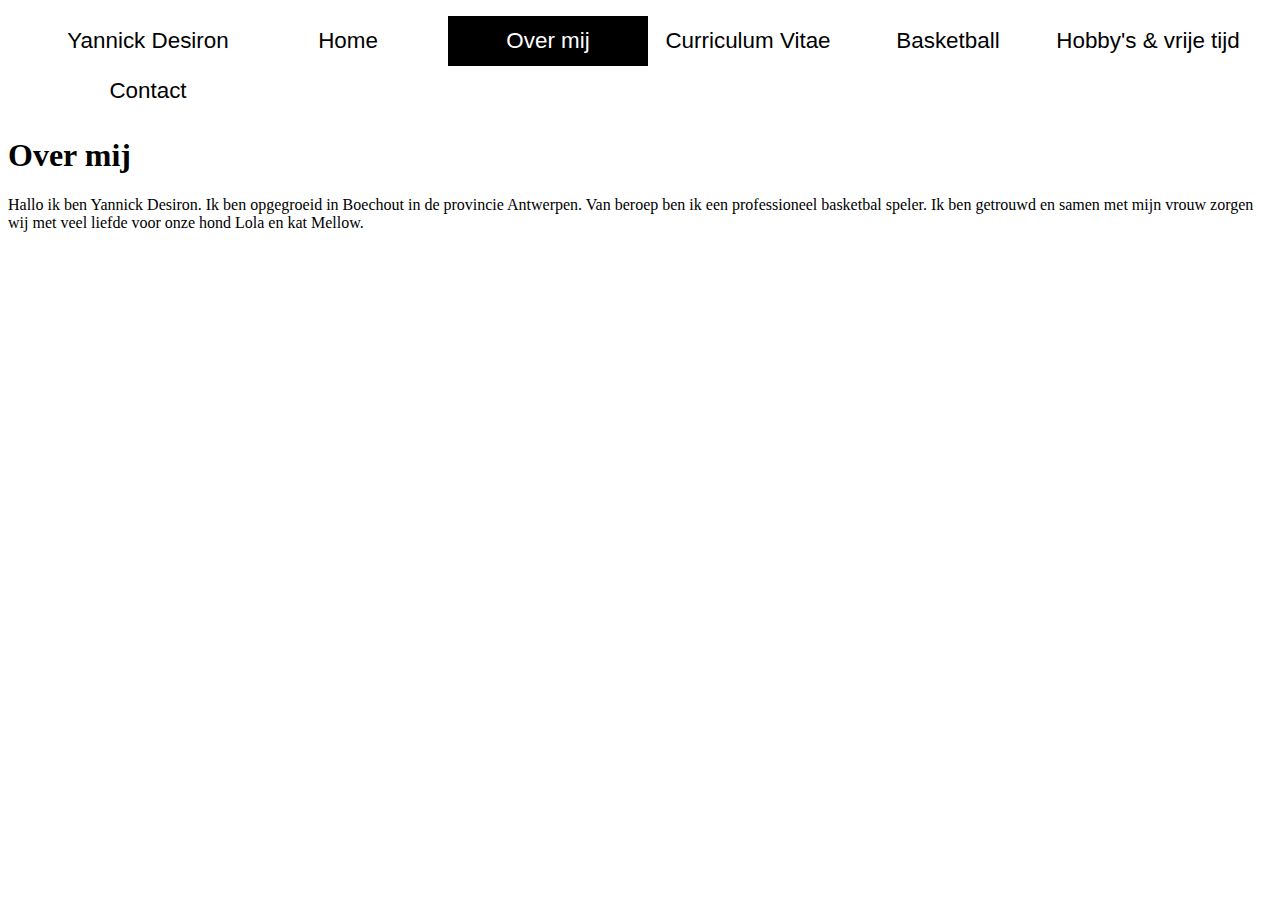
<file: About.html>
<!Doctype html>

<html>

<head>
	<title>Over mij - Yannick Desiron</title>
		<link rel="stylesheet" type="text/css" href="yannickStyle.css">
</head>

<body>

	<div class="nav">
		<ul>
			<li class="header">Yannick Desiron</li>
			<li class="home"><a href="home.html">Home</a></li>
			<li class="tutorials"><a class="active" href="overMij.html">Over mij</a></li>
			<li class="about"><a href="cv.html">Curriculum Vitae</a></li>
			<li class="news"><a href="basketball.html">Basketball</a></li>
			<li class="news"><a href="hobbys.html">Hobby's & vrije tijd</a></li>
			<li class="contact"><a href="contact.html">Contact</a></li>
		</ul>
    </div>
	
	<h1>Over mij</h1>
	
	<p>Hallo ik ben Yannick Desiron. Ik ben opgegroeid in Boechout in de provincie Antwerpen. Van beroep ben ik een professioneel basketbal speler.
	Ik ben getrouwd en samen met mijn vrouw zorgen wij met veel liefde voor onze hond Lola en kat Mellow.</p>

</body>

</html>
</file>
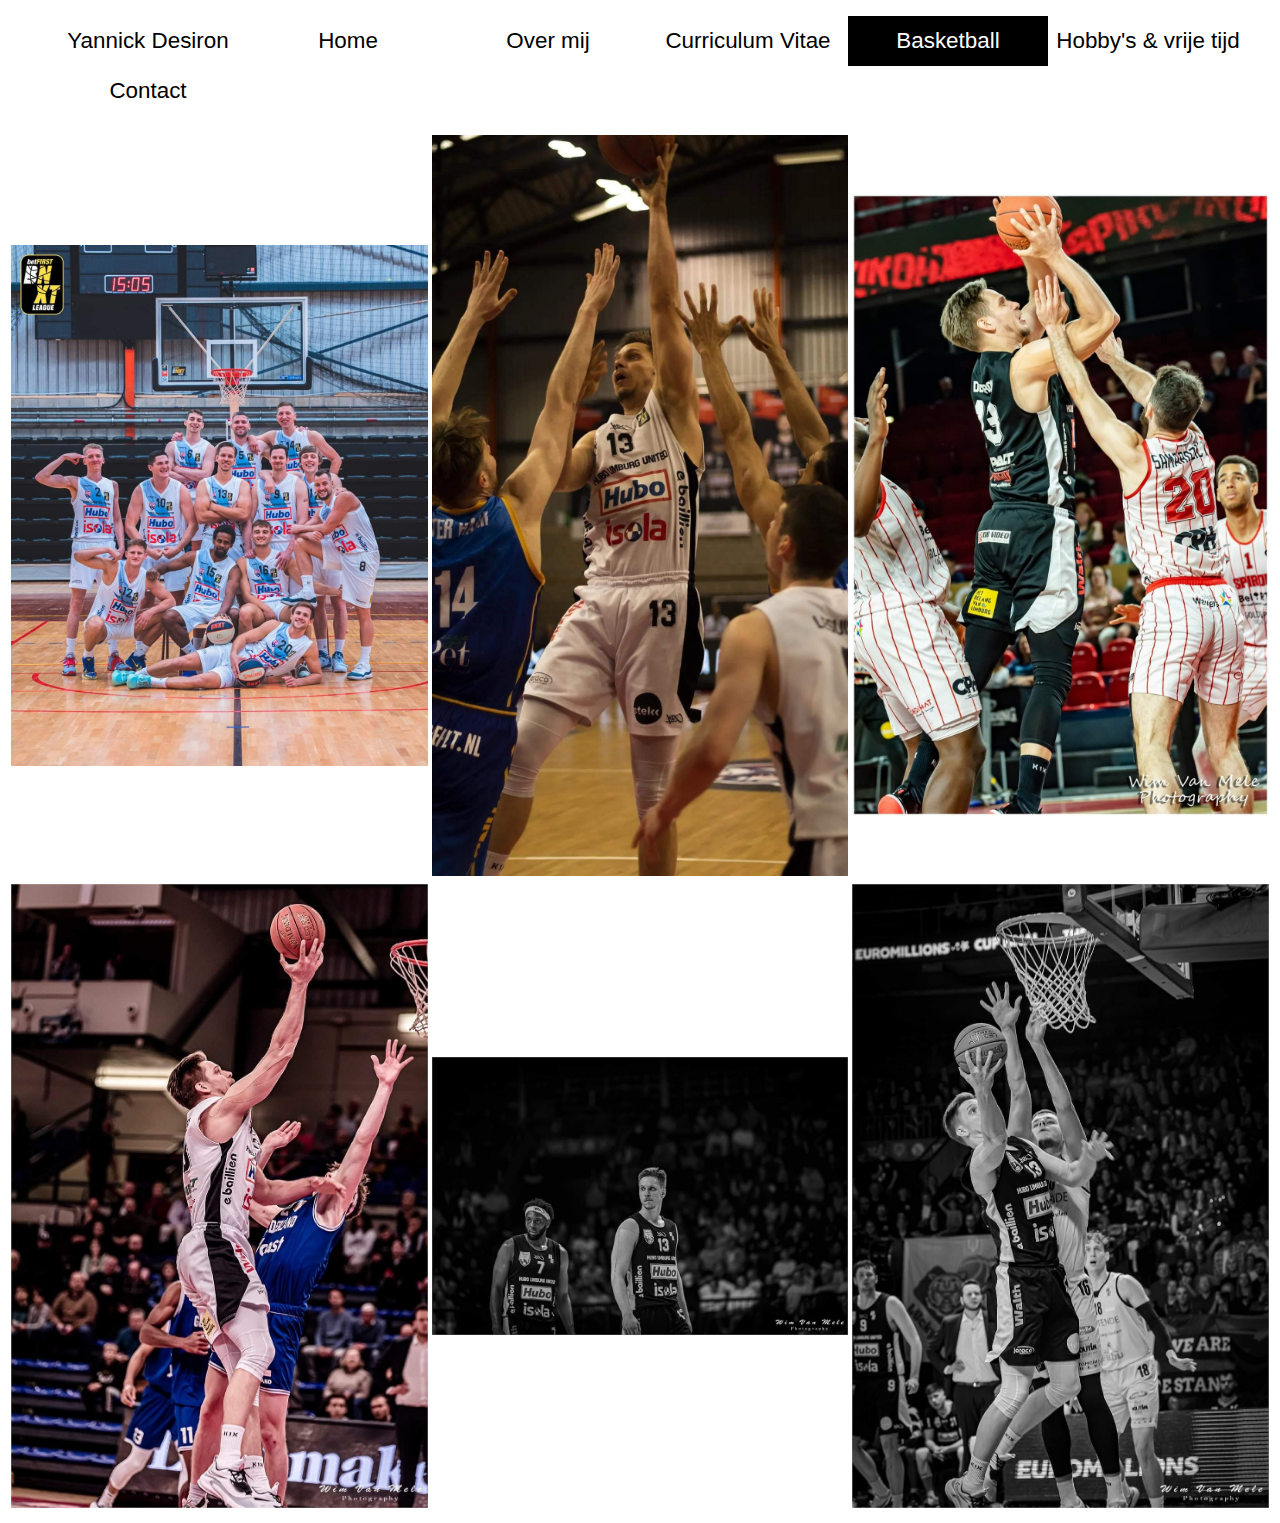
<file: basketball.html>
<!Doctype html>

<html>

<head>
	<title>Basketbal</title>
		<link rel="stylesheet" type="text/css" href="yannickStyle.css">
</head>

<body>

	<div class="nav">
		<ul>
			<li class="header">Yannick Desiron</li>
			<li class="home"><a href="home.html">Home</a></li>
			<li class="tutorials"><a href="overMij.html">Over mij</a></li>
			<li class="about"><a href="cv.html">Curriculum Vitae</a></li>
			<li class="news"><a class="active" href="basketball.html">Basketball</a></li>
			<li class="news"><a href="hobbys.html">Hobby's & vrije tijd</a></li>
			<li class="contact"><a href="contact.html">Contact</a></li>
		</ul>
    </div>	
	
	<table border="0" width="100%">
		
		<tr>
			<td width="33%"><img src="fotobasket1.jpg" alt="" width="100%"></td>
			<td width="33%"><img src="fotobasket2.jpg" alt="" width="100%"></td>
			<td width="33%"><img src="fotobasket3.jpg" alt="" width="100%"></td>
		</tr>
		<tr>
			<td><img src="fotobasket4.jpg" alt="" width="100%"></td>
			<td><img src="fotobasket5.jpg" alt="" width="100%"></td>
			<td><img src="fotobasket6.jpg" alt="" width="100%"></td>
		</tr>
		
	</table>
	

</body>

</html>
</file>
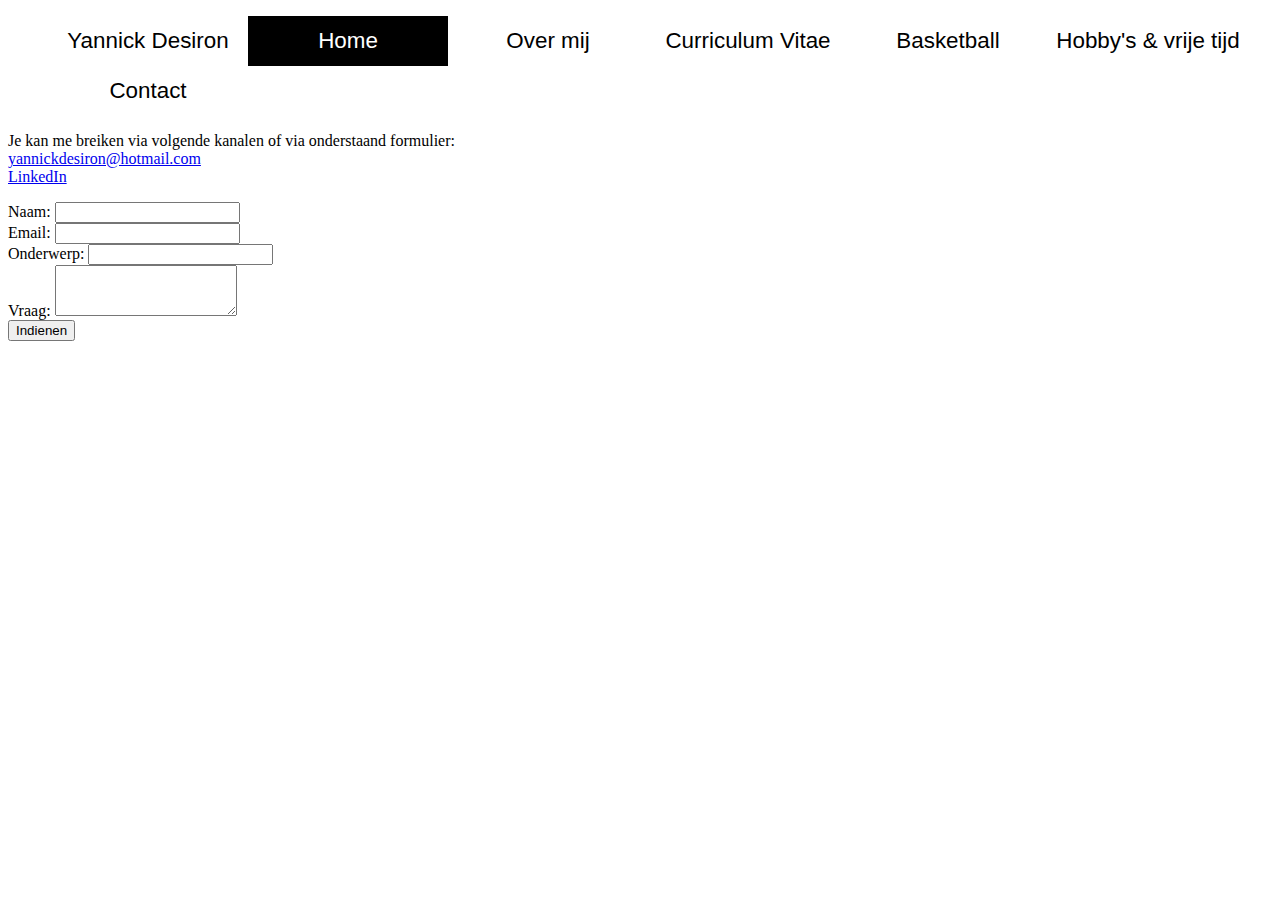
<file: Contact.html>
<!Doctype html>

<html>

<head>
	<title>Contact - Yannick Desiron</title>
	<link rel="stylesheet" type="text/css" href="yannickStyle.css">
	<link rel="icon" href="icon.ico" type="image/gif" sizes="16x16">
</head>

<body>
	
	<div class="nav">
		<ul>
			<li class="header">Yannick Desiron</li>
			<li class="home"><a class="active" href="home.html">Home</a></li>
			<li class="tutorials"><a href="overMij.html">Over mij</a></li>
			<li class="about"><a href="cv.html">Curriculum Vitae</a></li>
			<li class="news"><a href="basketball.html">Basketball</a></li>
			<li class="news"><a href="hobbys.html">Hobby's & vrije tijd</a></li>
			<li class="contact"><a href="contact.html">Contact</a></li>
		</ul>
    </div>
		

	
	<p>Je kan me breiken via volgende kanalen of via onderstaand formulier:<br>
	<a href=mailto:<yannickdesiron@hotmail.com>yannickdesiron@hotmail.com</a></br>
	<a href="https://www.linkedin.com/in/yannick-desiron-612b8a256/">LinkedIn</a></p>

	<div>
		<label for="naam">Naam: <input type = "text" id="naam" name="naam" required /></label>
	</div>
	
	<div>
		<label for="email">Email: <input type = "email" id="email" name="email" required /></label>
	</div>
	
	<div>
		<label for="onderwerp">Onderwerp: <input type = "onderwerp" id="onderwerp" name="onderwerp" required /></label>
	</div>
	
	<div>
		<label for="vraag">Vraag: <textarea rows="3" id="vraag" name="vraag"></textarea></label>
	</div>
	
	<div>
		<input type="submit" value="Indienen"/>
	</div>
	
	
</body>

</html>
</file>
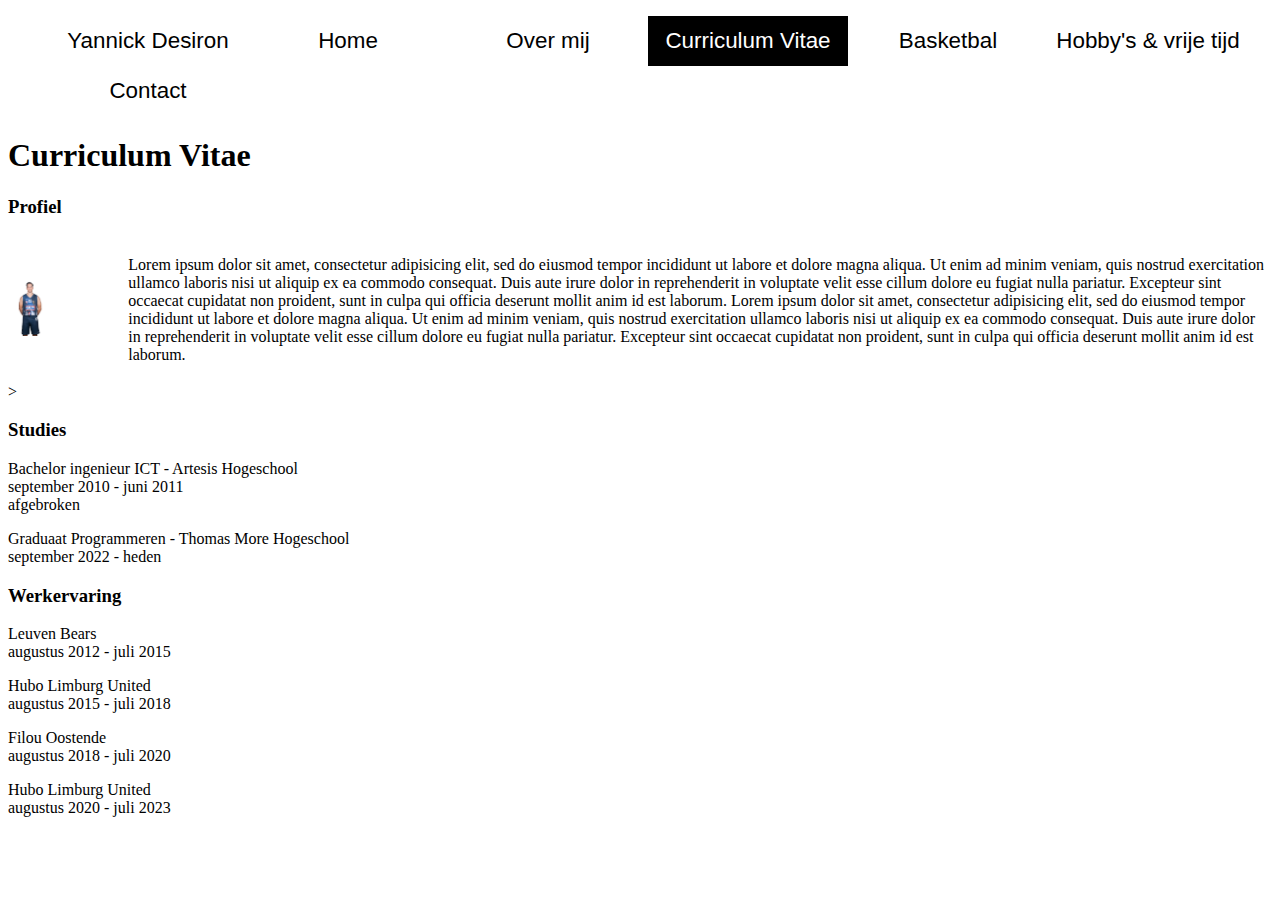
<file: cv.html>
<!Doctype html>

<html>

<head>
	<title>Curriculum Vitae</title>
	<link rel="stylesheet" type="text/css" href="yannickStyle.css">
</head>

<body>
	
	<div class="nav">
		<ul>
			<li>Yannick Desiron</li>
			<li><a href="home.html">Home</a></li>
			<li><a href="overMij.html">Over mij</a></li>
			<li><a class="active" href="cv.html">Curriculum Vitae</a></li>
			<li><a href="basketball.html">Basketbal</a></li>
			<li><a href="hobbys.html">Hobby's & vrije tijd</a></li>
			<li><a href="contact.html">Contact</a></li>
		</ul>
    </div>
	
	
	<h1>Curriculum Vitae</h1>
	
	<h3>Profiel</h3>

	<table>
		<tr>
			<td><img src="profielbasket.png" alt="profielfoto basketbal" width="33%"></td>
			<td><p>Lorem ipsum dolor sit amet, consectetur adipisicing elit, sed do eiusmod tempor incididunt ut labore et dolore magna aliqua. 
				Ut enim ad minim veniam, quis nostrud exercitation ullamco laboris nisi ut aliquip ex ea commodo consequat. Duis aute irure dolor 
				in reprehenderit in voluptate velit esse cillum dolore eu fugiat nulla pariatur. Excepteur sint occaecat cupidatat non proident, 
				sunt in culpa qui officia deserunt mollit anim id est laborum. Lorem ipsum dolor sit amet, consectetur adipisicing elit, 
				sed do eiusmod tempor incididunt ut labore et dolore magna aliqua. Ut enim ad minim veniam, quis nostrud exercitation ullamco 
				laboris nisi ut aliquip ex ea commodo consequat. Duis aute irure dolor in reprehenderit in voluptate velit esse cillum dolore eu 
				fugiat nulla pariatur. Excepteur sint occaecat cupidatat non proident, sunt in culpa qui officia deserunt mollit anim id est laborum.</p></td>
		</tr>
	</table>>
	
	<h3>Studies</h3>
	<p>Bachelor ingenieur ICT - Artesis Hogeschool
	<br>september 2010 - juni 2011
	<br>afgebroken</p>
	<p>Graduaat Programmeren - Thomas More Hogeschool
	<br>september 2022 - heden</p>
	
	<h3>Werkervaring</h3>
	<p>Leuven Bears
	<br>augustus 2012 - juli 2015</p>
	<p>Hubo Limburg United
	<br>augustus 2015 - juli 2018</p>
	<p>Filou Oostende
	<br>augustus 2018 - juli 2020</p>
	<p>Hubo Limburg United
	<br>augustus 2020 - juli 2023</p>
	

</body>

</html>
</file>
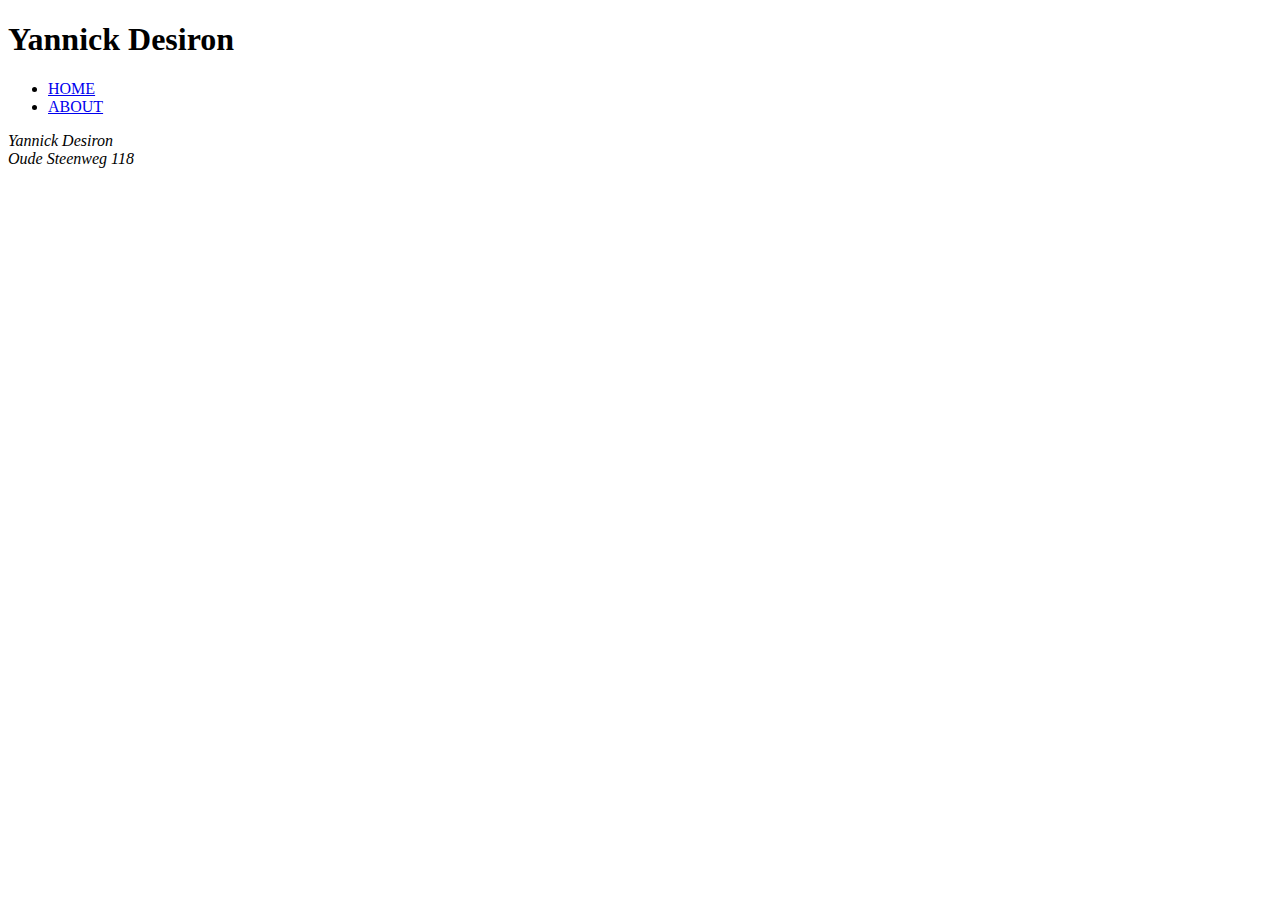
<file: Ervaring.html>
<!Doctype html>

<html>

<head>
	<title>Home - Yannick Desiron</title>
</head>

<body>

	<h1>Yannick Desiron</h1>
	
	<div>
		<ul>
			<li class="splash-page-collection">         
				<a href="home.html">HOME</a>
			</li>
	  
			<li class="gallery-collection active-link">         
				<a href="about.html">ABOUT</a>
			</li>
	  
		</ul>
	</div>
	
	<address>
	Yannick Desiron<br>
	Oude Steenweg 118<br>
	</address>

</body>

</html>
</file>
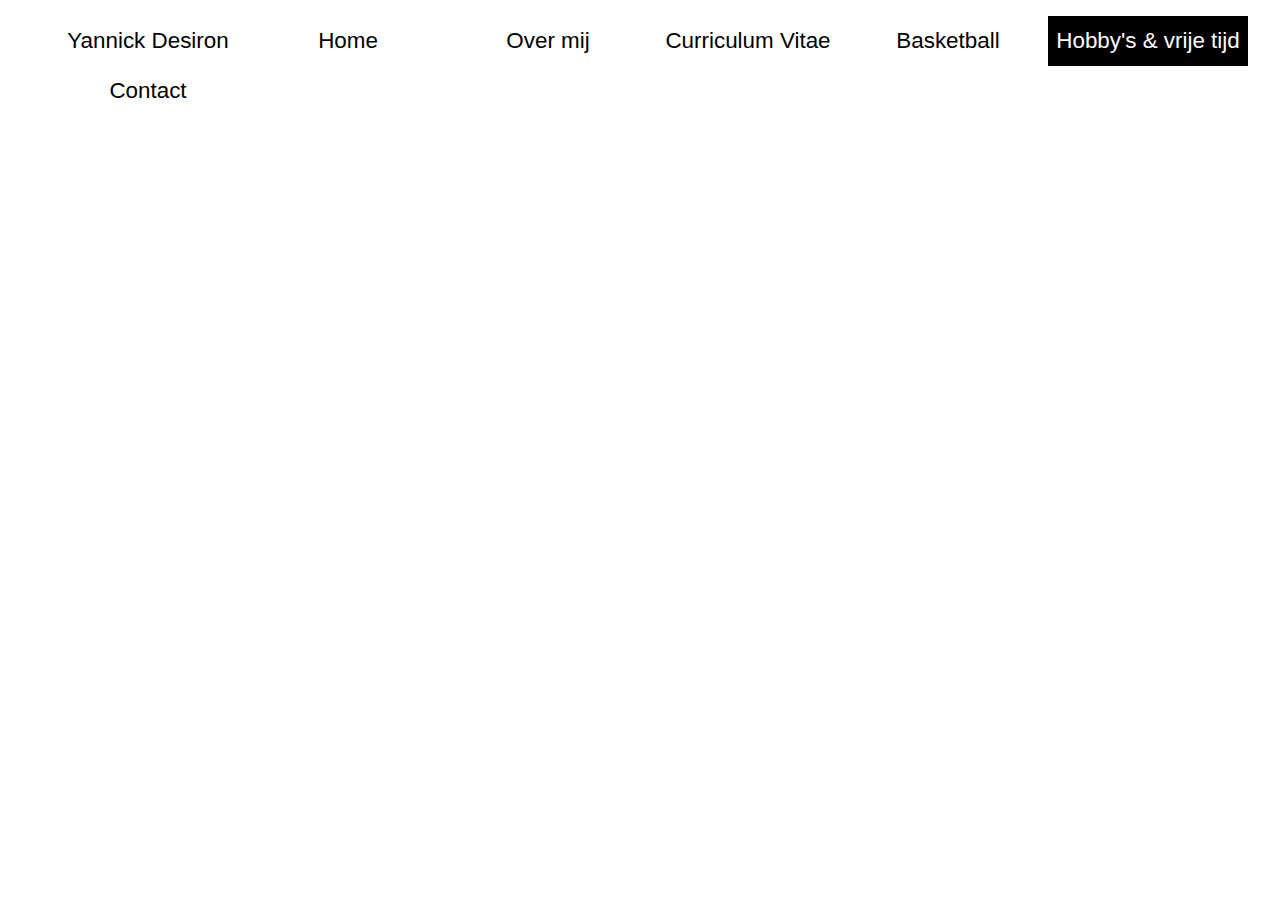
<file: hobbys.html>
<!Doctype html>

<html>

<head>
	<title>Basketbal</title>
		<link rel="stylesheet" type="text/css" href="yannickStyle.css">
</head>

<body>

	<div class="nav">
		<ul>
			<li class="header">Yannick Desiron</li>
			<li class="home"><a href="home.html">Home</a></li>
			<li class="tutorials"><a href="overMij.html">Over mij</a></li>
			<li class="about"><a href="cv.html">Curriculum Vitae</a></li>
			<li class="news"><a href="basketball.html">Basketball</a></li>
			<li class="news"><a class="active" href="hobbys.html">Hobby's & vrije tijd</a></li>
			<li class="contact"><a href="contact.html">Contact</a></li>
		</ul>
    </div>	
	
	

</body>

</html>
</file>
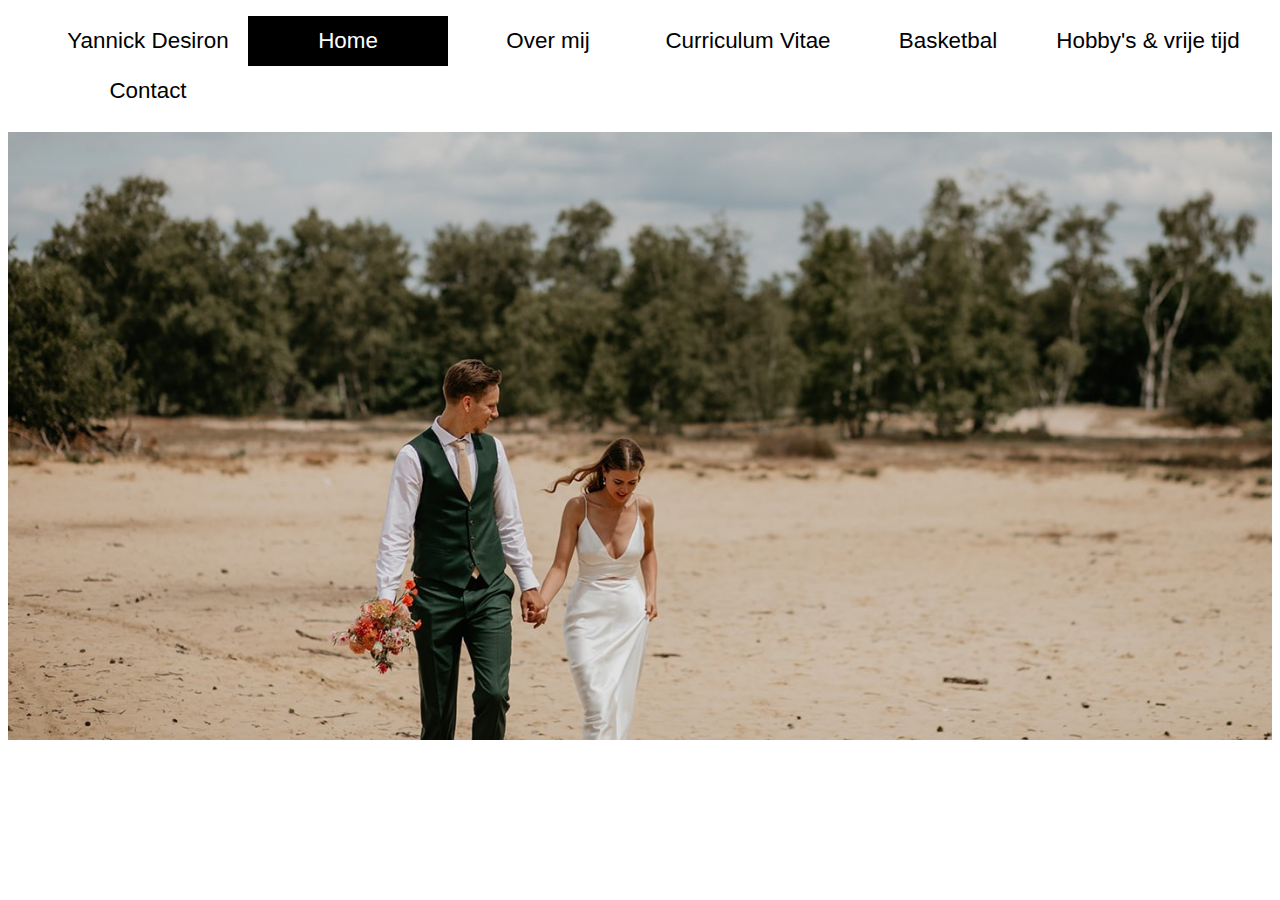
<file: Home.html>
<!Doctype html>

<html>

<head>
	<title>Home</title>
		<link rel="stylesheet" type="text/css" href="yannickStyle.css">
</head>

<body>

	<div class="nav">
		<ul>
			<li>Yannick Desiron</li>
			<li><a class="active" href="home.html">Home</a></li>
			<li><a href="overMij.html">Over mij</a></li>
			<li><a href="cv.html">Curriculum Vitae</a></li>
			<li><a href="basketball.html">Basketbal</a></li>
			<li><a href="hobbys.html">Hobby's & vrije tijd</a></li>
			<li><a href="contact.html">Contact</a></li>
		</ul>
    </div>
	
	<img src="homePageImage.jpg" alt="home page image" width="100%">
	

</body>

</html>
</file>
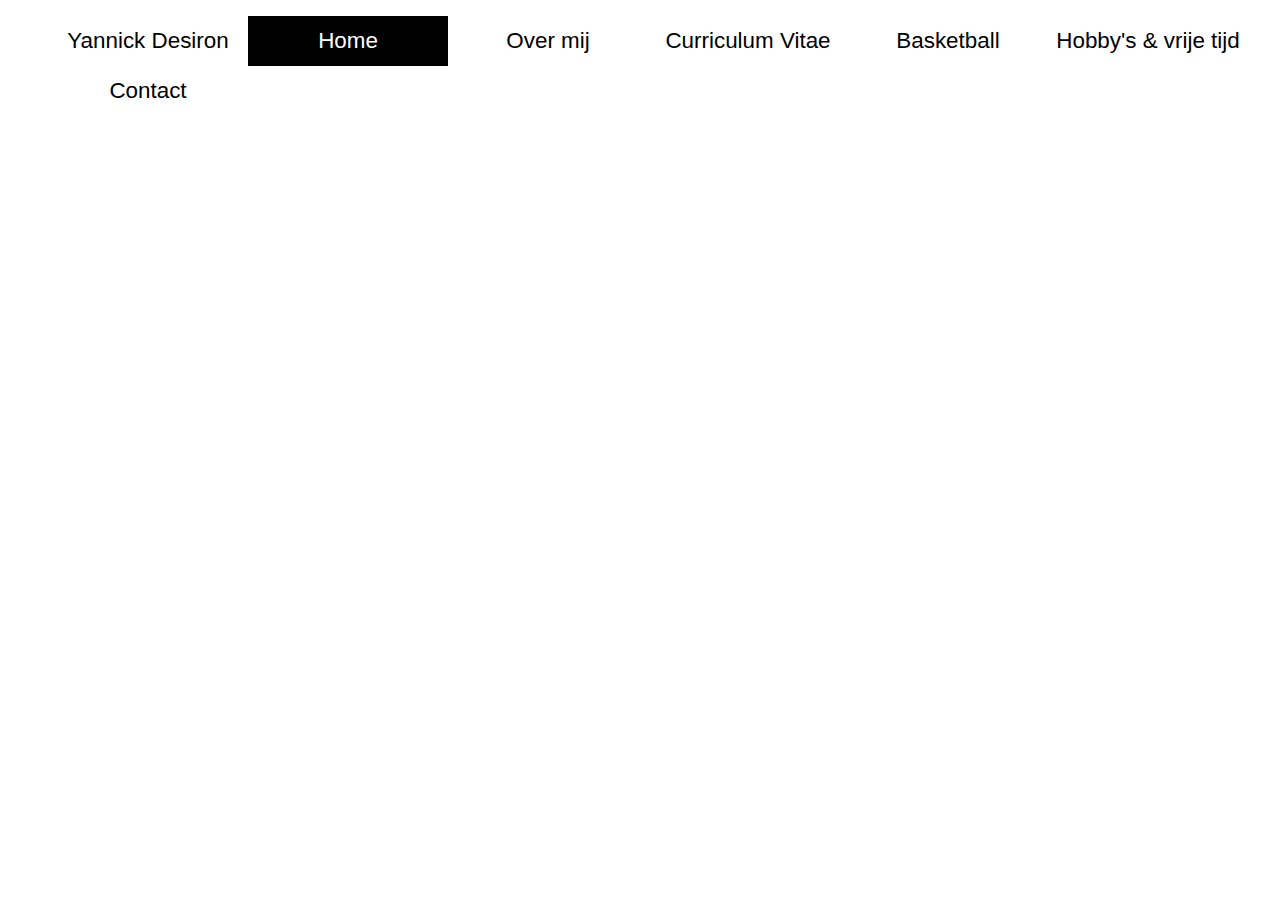
<file: navigatiebalk.html>
<!Doctype html>

<html>

<head>
	<title>Navigatiebalk - Yannick Desiron</title>
	<link rel="stylesheet" type="text/css" href="yannickStyle.css">
</head>

<body>
		
	<div class="nav">
		<ul>
			<li class="header">Yannick Desiron</li>
			<li class="home"><a class="active" href="home.html">Home</a></li>
			<li class="tutorials"><a href="overMij.html">Over mij</a></li>
			<li class="about"><a href="cv.html">Curriculum Vitae</a></li>
			<li class="news"><a href="basketball.html">Basketball</a></li>
			<li class="news"><a href="hobbys.html">Hobby's & vrije tijd</a></li>
			<li class="contact"><a href="contact.html">Contact</a></li>
		</ul>
    </div>
		
</body>

</html>
</file>
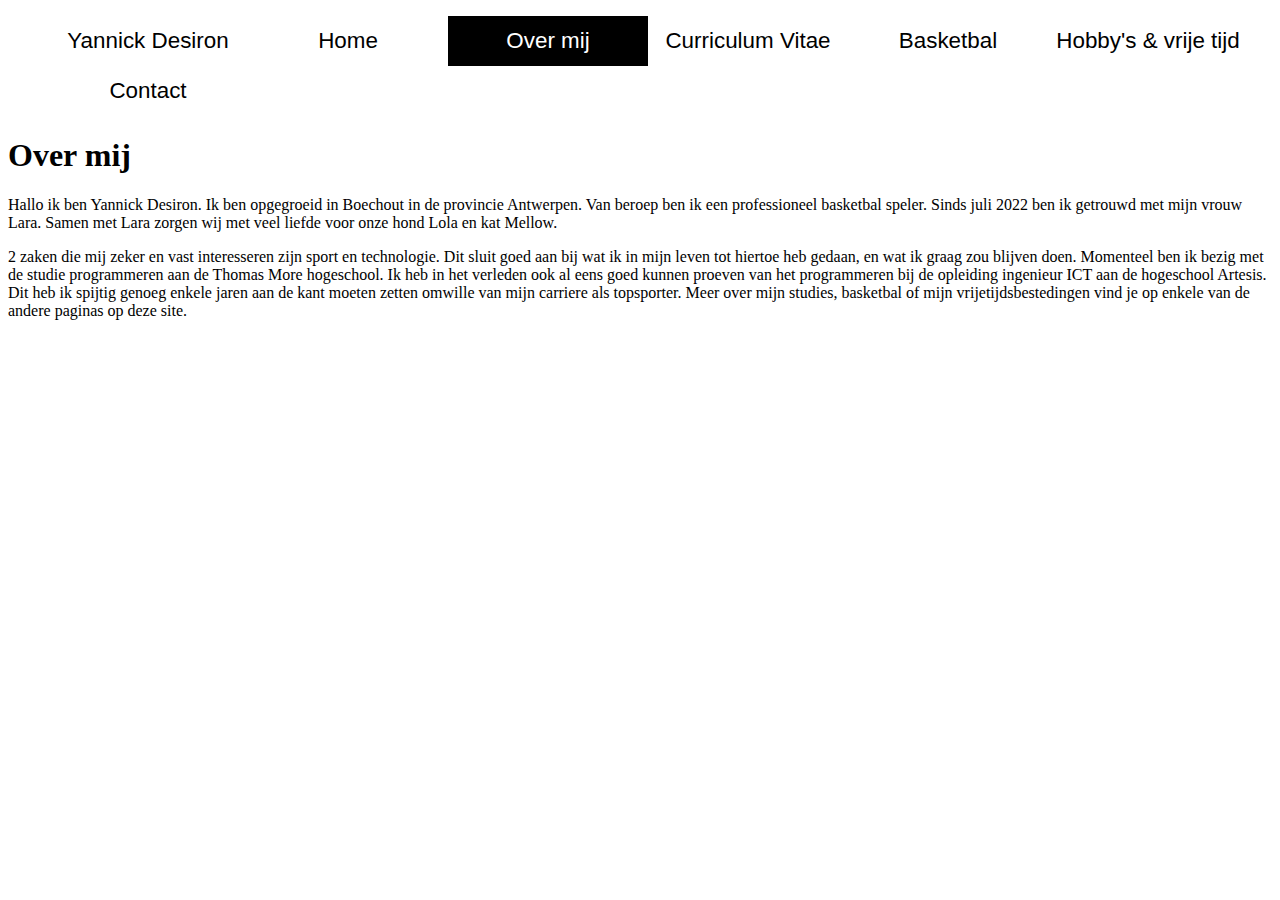
<file: overMij.html>
<!Doctype html>

<html>

<head>
	<title>Over mij</title>
		<link rel="stylesheet" type="text/css" href="yannickStyle.css">
</head>

<body>

	<div class="nav">
		<ul>
			<li>Yannick Desiron</li>
			<li><a href="home.html">Home</a></li>
			<li><a class="active" href="overMij.html">Over mij</a></li>
			<li><a href="cv.html">Curriculum Vitae</a></li>
			<li><a href="basketball.html">Basketbal</a></li>
			<li><a href="hobbys.html">Hobby's & vrije tijd</a></li>
			<li><a href="contact.html">Contact</a></li>
		</ul>
    </div>
	
	<h1>Over mij</h1>
	
	<p>Hallo ik ben Yannick Desiron. Ik ben opgegroeid in Boechout in de provincie Antwerpen. Van beroep ben ik een professioneel basketbal speler.
	Sinds juli 2022 ben ik getrouwd met mijn vrouw Lara. Samen met Lara zorgen wij met veel liefde voor onze hond Lola en kat Mellow.</p>
	<p>2 zaken die mij zeker en vast interesseren zijn sport en technologie. Dit sluit goed aan bij wat ik in mijn leven tot hiertoe heb gedaan, en wat ik graag zou blijven doen.
	Momenteel ben ik bezig met de studie programmeren aan de Thomas More hogeschool. Ik heb in het verleden ook al eens goed kunnen proeven van het programmeren bij de opleiding ingenieur ICT aan de hogeschool Artesis.
	Dit heb ik spijtig genoeg enkele jaren aan de kant moeten zetten omwille van mijn carriere als topsporter. Meer over mijn studies, basketbal of mijn vrijetijdsbestedingen vind je op enkele van de andere paginas op deze site.</p>
	
</body>

</html>
</file>
<file: yannickStyle.css>
body {
  margin: 10;
  padding: 10;
}

.nav li {
	font-family: 'Oswald', sans-serif;
	font-size: 1em;
	line-height: 40px;
	height: 100px;
	border-bottom: 1px solid #000;
	text-align: center;
}
 
.nav a {
	text-decoration: none;
	color: #000;
	display: block;
	transition: .3s background-color;
}
 
.nav a:hover {
	background-color: #000;
	color: #fff;
}
 
.nav a.active {
  background-color: #000;
  color: #fff;
  cursor: default;
}
 
@media screen and (min-width: 600px) {
  .nav li {
    width: 200px;
    border-bottom: none;
    height: 50px;
    line-height: 50px;
    font-size: 1.4em;
  }
 
  .nav li {
    display: inline-block;
    margin-right: -4px;
  }
  
}
</file>
